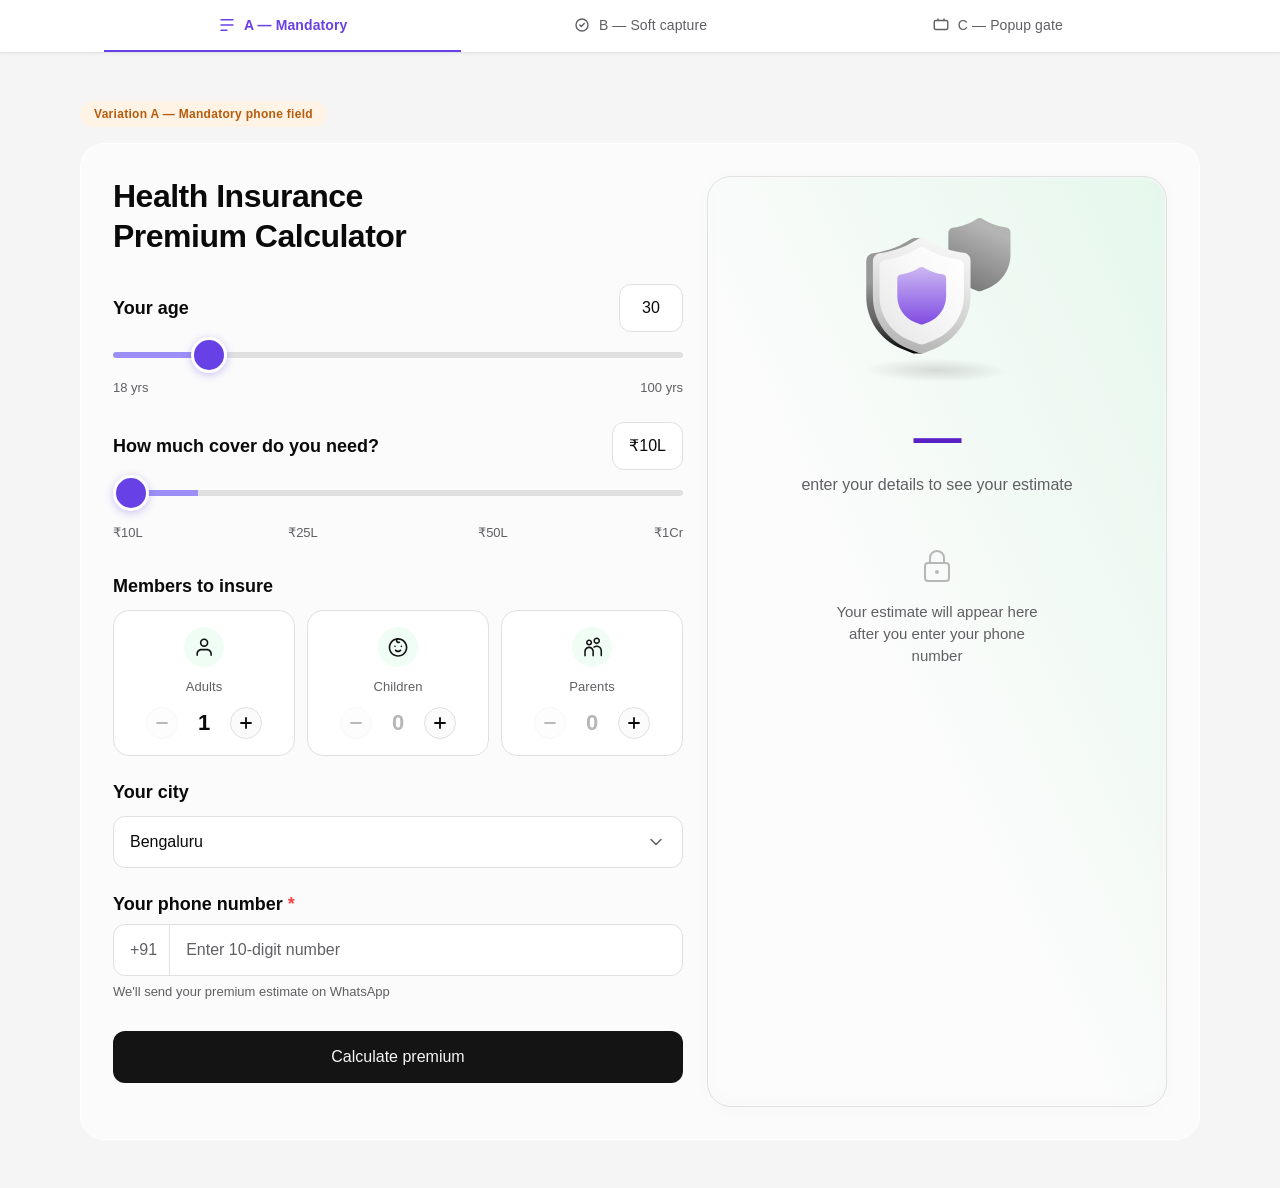
<file: variations.html>
<!DOCTYPE html>
<html lang="en">
<head>
  <meta charset="UTF-8">
  <meta name="viewport" content="width=device-width, initial-scale=1.0">
  <title>Lead Capture Variations | Health Premium Calculator</title>
  <link rel="stylesheet" href="fonts.css">
  <link rel="stylesheet" href="styles.css">
  <link rel="stylesheet" href="variations.css">
</head>
<body>

  <div class="tab-container">

    <!-- Variation switcher -->
    <nav class="tab-nav">
      <div class="tab-nav-inner">
        <button class="tab-btn active" data-tab="v1">
          <svg width="18" height="18" viewBox="0 0 18 18" fill="none"><path d="M3 3.75h12M3 9h12M3 14.25h6" stroke="currentColor" stroke-width="1.4" stroke-linecap="round"/></svg>
          <span>A — Mandatory</span>
        </button>
        <button class="tab-btn" data-tab="v2">
          <svg width="18" height="18" viewBox="0 0 18 18" fill="none"><path d="M15 9a6 6 0 1 1-12 0 6 6 0 0 1 12 0Z" stroke="currentColor" stroke-width="1.4"/><path d="M6.75 9l1.5 1.5 3-3" stroke="currentColor" stroke-width="1.4" stroke-linecap="round" stroke-linejoin="round"/></svg>
          <span>B — Soft capture</span>
        </button>
        <button class="tab-btn" data-tab="v3">
          <svg width="18" height="18" viewBox="0 0 18 18" fill="none"><rect x="2.25" y="4.5" width="13.5" height="9" rx="1.5" stroke="currentColor" stroke-width="1.4"/><path d="M6 4.5V3M12 4.5V3" stroke="currentColor" stroke-width="1.4" stroke-linecap="round"/></svg>
          <span>C — Popup gate</span>
        </button>
      </div>
    </nav>

    <div class="tab-content">

      <!-- =====================================================
           VARIATION A: Phone number mandatory in the form
           ===================================================== -->
      <section class="calculator-section active" id="v1">
        <div class="calculator-wrapper">
          <div class="var-label var-label-a">Variation A — Mandatory phone field</div>
          <div class="calculator-container">
            <div class="input-panel">
              <h1 class="calculator-title">Health Insurance<br>Premium Calculator</h1>

              <div class="slider-group">
                <div class="slider-header">
                  <label class="slider-label">Your age</label>
                  <div class="slider-value-box"><span id="a-ageValue">30</span></div>
                </div>
                <div class="slider-track-wrapper">
                  <input type="range" id="a-ageSlider" min="18" max="100" value="30" class="custom-slider">
                </div>
                <div class="slider-range"><span>18 yrs</span><span>100 yrs</span></div>
              </div>

              <div class="slider-group">
                <div class="slider-header">
                  <label class="slider-label">How much cover do you need?</label>
                  <div class="slider-value-box"><span id="a-coverValue">₹10L</span></div>
                </div>
                <div class="slider-track-wrapper">
                  <input type="range" id="a-coverSlider" min="0" max="3" value="0" step="1" class="custom-slider">
                </div>
                <div class="slider-steps">
                  <span class="slider-step">₹10L</span>
                  <span class="slider-step">₹25L</span>
                  <span class="slider-step">₹50L</span>
                  <span class="slider-step">₹1Cr</span>
                </div>
              </div>

              <div class="option-group">
                <label class="option-label">Members to insure</label>
                <div class="member-stepper-group">
                  <div class="member-stepper">
                    <img class="member-stepper-icon" src="icons/Adult.svg" alt="" width="40" height="40">
                    <span class="member-stepper-label">Adults</span>
                    <div class="member-stepper-controls">
                      <button class="stepper-btn" id="a-adults-dec" aria-label="Decrease adults"><svg width="16" height="16" viewBox="0 0 16 16" fill="none"><path d="M3 8H13" stroke="currentColor" stroke-width="1.8" stroke-linecap="round"/></svg></button>
                      <span class="stepper-value" id="a-adults-val" data-zero="false">1</span>
                      <button class="stepper-btn" id="a-adults-inc" aria-label="Increase adults"><svg width="16" height="16" viewBox="0 0 16 16" fill="none"><path d="M8 3V13M3 8H13" stroke="currentColor" stroke-width="1.8" stroke-linecap="round"/></svg></button>
                    </div>
                  </div>
                  <div class="member-stepper">
                    <img class="member-stepper-icon" src="icons/Child.svg" alt="" width="40" height="40">
                    <span class="member-stepper-label">Children</span>
                    <div class="member-stepper-controls">
                      <button class="stepper-btn" id="a-children-dec" aria-label="Decrease children"><svg width="16" height="16" viewBox="0 0 16 16" fill="none"><path d="M3 8H13" stroke="currentColor" stroke-width="1.8" stroke-linecap="round"/></svg></button>
                      <span class="stepper-value" id="a-children-val" data-zero="true">0</span>
                      <button class="stepper-btn" id="a-children-inc" aria-label="Increase children"><svg width="16" height="16" viewBox="0 0 16 16" fill="none"><path d="M8 3V13M3 8H13" stroke="currentColor" stroke-width="1.8" stroke-linecap="round"/></svg></button>
                    </div>
                  </div>
                  <div class="member-stepper">
                    <img class="member-stepper-icon" src="icons/Parennt.svg" alt="" width="40" height="40">
                    <span class="member-stepper-label">Parents</span>
                    <div class="member-stepper-controls">
                      <button class="stepper-btn" id="a-parents-dec" aria-label="Decrease parents"><svg width="16" height="16" viewBox="0 0 16 16" fill="none"><path d="M3 8H13" stroke="currentColor" stroke-width="1.8" stroke-linecap="round"/></svg></button>
                      <span class="stepper-value" id="a-parents-val" data-zero="true">0</span>
                      <button class="stepper-btn" id="a-parents-inc" aria-label="Increase parents"><svg width="16" height="16" viewBox="0 0 16 16" fill="none"><path d="M8 3V13M3 8H13" stroke="currentColor" stroke-width="1.8" stroke-linecap="round"/></svg></button>
                    </div>
                  </div>
                </div>
              </div>

              <div class="option-group">
                <label class="option-label">Your city</label>
                <div class="searchable-select" id="a-citySelect" data-value="bengaluru">
                  <div class="searchable-select-trigger">
                    <span class="searchable-select-text">Bengaluru</span>
                    <svg class="select-chevron" width="20" height="20" viewBox="0 0 20 20" fill="none"><path d="M5 7.5L10 12.5L15 7.5" stroke="currentColor" stroke-width="1.5" stroke-linecap="round" stroke-linejoin="round"/></svg>
                  </div>
                  <div class="searchable-select-dropdown">
                    <div class="searchable-select-search">
                      <svg width="16" height="16" viewBox="0 0 16 16" fill="none"><circle cx="7" cy="7" r="5.5" stroke="currentColor" stroke-width="1.5"/><path d="M11 11L14 14" stroke="currentColor" stroke-width="1.5" stroke-linecap="round"/></svg>
                      <input type="text" placeholder="Search city..." class="searchable-select-input">
                    </div>
                    <ul class="searchable-select-options">
                      <li data-value="bengaluru">Bengaluru</li>
                      <li data-value="mumbai">Mumbai</li>
                      <li data-value="delhi">Delhi</li>
                      <li data-value="chennai">Chennai</li>
                      <li data-value="hyderabad">Hyderabad</li>
                      <li data-value="kolkata">Kolkata</li>
                      <li data-value="pune">Pune</li>
                      <li data-value="ahmedabad">Ahmedabad</li>
                      <li data-value="jaipur">Jaipur</li>
                      <li data-value="other">Other</li>
                    </ul>
                    <p class="searchable-select-no-results">No cities found</p>
                  </div>
                </div>
              </div>

              <!-- Mandatory phone field -->
              <div class="phone-field-group">
                <label class="slider-label">Your phone number <span class="required-star">*</span></label>
                <div class="phone-input-wrapper" id="a-phoneWrapper">
                  <span class="phone-prefix">+91</span>
                  <input type="tel" id="a-phone" class="phone-input" placeholder="Enter 10-digit number" maxlength="10" inputmode="numeric">
                </div>
                <p class="phone-error" id="a-phoneError">Please enter a valid 10-digit number</p>
                <p class="phone-hint">We'll send your premium estimate on WhatsApp</p>
              </div>

              <button class="cta-button" id="a-cta">Calculate premium</button>
            </div>

            <div class="results-panel">
              <div class="results-content">
                <div class="shield-icon">
                  <img src="Porting.svg" alt="Health insurance premium calculator" width="182" height="182">
                </div>
                <div class="premium-display">
                  <p class="premium-amount" id="a-premiumAmount">—</p>
                  <p class="premium-subtitle" id="a-premiumSubtitle">enter your details to see your estimate</p>
                </div>
                <div class="results-locked" id="a-locked">
                  <svg width="40" height="40" viewBox="0 0 40 40" fill="none"><rect x="8" y="18" width="24" height="18" rx="3" stroke="currentColor" stroke-width="2"/><path d="M13 18v-5a7 7 0 0 1 14 0v5" stroke="currentColor" stroke-width="2" stroke-linecap="round"/><circle cx="20" cy="27" r="2" fill="currentColor"/></svg>
                  <p>Your estimate will appear here after you enter your phone number</p>
                </div>
                <div class="results-revealed" id="a-revealed" style="display:none;">
                  <img class="results-divider" src="divider.svg" alt="">
                  <div class="breakdown-list">
                    <div class="breakdown-item">
                      <img class="breakdown-star" src="star.svg" alt="" width="20" height="20">
                      <span class="breakdown-text">Age factor <strong id="a-ageImpact">+₹0</strong></span>
                    </div>
                    <div class="breakdown-item">
                      <img class="breakdown-star" src="star.svg" alt="" width="20" height="20">
                      <span class="breakdown-text">City adjustment <strong id="a-cityImpact">+₹0</strong></span>
                    </div>
                    <div class="breakdown-item">
                      <img class="breakdown-star" src="star.svg" alt="" width="20" height="20">
                      <span class="breakdown-text">Members covered <strong id="a-familyImpact">+₹0</strong></span>
                    </div>
                  </div>
                </div>
              </div>
            </div>
          </div>
        </div>
      </section>

      <!-- =====================================================
           VARIATION B: Results first + soft WhatsApp capture
           ===================================================== -->
      <section class="calculator-section" id="v2">
        <div class="calculator-wrapper">
          <div class="var-label var-label-b">Variation B — Results first, soft WhatsApp capture</div>
          <div class="calculator-container">
            <div class="input-panel">
              <h1 class="calculator-title">Health Insurance<br>Premium Calculator</h1>

              <div class="slider-group">
                <div class="slider-header">
                  <label class="slider-label">Your age</label>
                  <div class="slider-value-box"><span id="b-ageValue">30</span></div>
                </div>
                <div class="slider-track-wrapper">
                  <input type="range" id="b-ageSlider" min="18" max="100" value="30" class="custom-slider">
                </div>
                <div class="slider-range"><span>18 yrs</span><span>100 yrs</span></div>
              </div>

              <div class="slider-group">
                <div class="slider-header">
                  <label class="slider-label">How much cover do you need?</label>
                  <div class="slider-value-box"><span id="b-coverValue">₹10L</span></div>
                </div>
                <div class="slider-track-wrapper">
                  <input type="range" id="b-coverSlider" min="0" max="3" value="0" step="1" class="custom-slider">
                </div>
                <div class="slider-steps">
                  <span class="slider-step">₹10L</span>
                  <span class="slider-step">₹25L</span>
                  <span class="slider-step">₹50L</span>
                  <span class="slider-step">₹1Cr</span>
                </div>
              </div>

              <div class="option-group">
                <label class="option-label">Members to insure</label>
                <div class="member-stepper-group">
                  <div class="member-stepper">
                    <img class="member-stepper-icon" src="icons/Adult.svg" alt="" width="40" height="40">
                    <span class="member-stepper-label">Adults</span>
                    <div class="member-stepper-controls">
                      <button class="stepper-btn" id="b-adults-dec" aria-label="Decrease adults"><svg width="16" height="16" viewBox="0 0 16 16" fill="none"><path d="M3 8H13" stroke="currentColor" stroke-width="1.8" stroke-linecap="round"/></svg></button>
                      <span class="stepper-value" id="b-adults-val" data-zero="false">1</span>
                      <button class="stepper-btn" id="b-adults-inc" aria-label="Increase adults"><svg width="16" height="16" viewBox="0 0 16 16" fill="none"><path d="M8 3V13M3 8H13" stroke="currentColor" stroke-width="1.8" stroke-linecap="round"/></svg></button>
                    </div>
                  </div>
                  <div class="member-stepper">
                    <img class="member-stepper-icon" src="icons/Child.svg" alt="" width="40" height="40">
                    <span class="member-stepper-label">Children</span>
                    <div class="member-stepper-controls">
                      <button class="stepper-btn" id="b-children-dec" aria-label="Decrease children"><svg width="16" height="16" viewBox="0 0 16 16" fill="none"><path d="M3 8H13" stroke="currentColor" stroke-width="1.8" stroke-linecap="round"/></svg></button>
                      <span class="stepper-value" id="b-children-val" data-zero="true">0</span>
                      <button class="stepper-btn" id="b-children-inc" aria-label="Increase children"><svg width="16" height="16" viewBox="0 0 16 16" fill="none"><path d="M8 3V13M3 8H13" stroke="currentColor" stroke-width="1.8" stroke-linecap="round"/></svg></button>
                    </div>
                  </div>
                  <div class="member-stepper">
                    <img class="member-stepper-icon" src="icons/Parennt.svg" alt="" width="40" height="40">
                    <span class="member-stepper-label">Parents</span>
                    <div class="member-stepper-controls">
                      <button class="stepper-btn" id="b-parents-dec" aria-label="Decrease parents"><svg width="16" height="16" viewBox="0 0 16 16" fill="none"><path d="M3 8H13" stroke="currentColor" stroke-width="1.8" stroke-linecap="round"/></svg></button>
                      <span class="stepper-value" id="b-parents-val" data-zero="true">0</span>
                      <button class="stepper-btn" id="b-parents-inc" aria-label="Increase parents"><svg width="16" height="16" viewBox="0 0 16 16" fill="none"><path d="M8 3V13M3 8H13" stroke="currentColor" stroke-width="1.8" stroke-linecap="round"/></svg></button>
                    </div>
                  </div>
                </div>
              </div>

              <div class="option-group">
                <label class="option-label">Your city</label>
                <div class="searchable-select" id="b-citySelect" data-value="bengaluru">
                  <div class="searchable-select-trigger">
                    <span class="searchable-select-text">Bengaluru</span>
                    <svg class="select-chevron" width="20" height="20" viewBox="0 0 20 20" fill="none"><path d="M5 7.5L10 12.5L15 7.5" stroke="currentColor" stroke-width="1.5" stroke-linecap="round" stroke-linejoin="round"/></svg>
                  </div>
                  <div class="searchable-select-dropdown">
                    <div class="searchable-select-search">
                      <svg width="16" height="16" viewBox="0 0 16 16" fill="none"><circle cx="7" cy="7" r="5.5" stroke="currentColor" stroke-width="1.5"/><path d="M11 11L14 14" stroke="currentColor" stroke-width="1.5" stroke-linecap="round"/></svg>
                      <input type="text" placeholder="Search city..." class="searchable-select-input">
                    </div>
                    <ul class="searchable-select-options">
                      <li data-value="bengaluru">Bengaluru</li>
                      <li data-value="mumbai">Mumbai</li>
                      <li data-value="delhi">Delhi</li>
                      <li data-value="chennai">Chennai</li>
                      <li data-value="hyderabad">Hyderabad</li>
                      <li data-value="kolkata">Kolkata</li>
                      <li data-value="pune">Pune</li>
                      <li data-value="ahmedabad">Ahmedabad</li>
                      <li data-value="jaipur">Jaipur</li>
                      <li data-value="other">Other</li>
                    </ul>
                    <p class="searchable-select-no-results">No cities found</p>
                  </div>
                </div>
              </div>

              <button class="cta-button" id="b-cta">Calculate premium</button>
            </div>

            <div class="results-panel">
              <div class="results-content">
                <div class="shield-icon">
                  <img src="Porting.svg" alt="Health insurance premium calculator" width="182" height="182">
                </div>
                <div class="premium-display">
                  <p class="premium-amount" id="b-premiumAmount">₹ 7,000</p>
                  <p class="premium-subtitle">is your estimated annual premium</p>
                </div>
                <img class="results-divider" src="divider.svg" alt="">
                <div class="breakdown-list">
                  <div class="breakdown-item">
                    <img class="breakdown-star" src="star.svg" alt="" width="20" height="20">
                    <span class="breakdown-text">Age factor <strong id="b-ageImpact">+₹0</strong></span>
                  </div>
                  <div class="breakdown-item">
                    <img class="breakdown-star" src="star.svg" alt="" width="20" height="20">
                    <span class="breakdown-text">City adjustment <strong id="b-cityImpact">+₹0</strong></span>
                  </div>
                  <div class="breakdown-item">
                    <img class="breakdown-star" src="star.svg" alt="" width="20" height="20">
                    <span class="breakdown-text">Members covered <strong id="b-familyImpact">+₹0</strong></span>
                  </div>
                </div>

                <!-- Soft WhatsApp capture -->
                <div class="whatsapp-capture">
                  <p class="whatsapp-capture-label">Get this on WhatsApp</p>
                  <div class="whatsapp-input-row">
                    <div class="phone-input-wrapper" id="b-phoneWrapper">
                      <span class="phone-prefix">+91</span>
                      <input type="tel" id="b-phone" class="phone-input" placeholder="Your number" maxlength="10" inputmode="numeric">
                    </div>
                    <button class="whatsapp-btn" id="b-waBtn">
                      <svg width="18" height="18" viewBox="0 0 24 24" fill="currentColor"><path d="M17.472 14.382c-.297-.149-1.758-.867-2.03-.967-.273-.099-.471-.148-.67.15-.197.297-.767.966-.94 1.164-.173.199-.347.223-.644.075-.297-.15-1.255-.463-2.39-1.475-.883-.788-1.48-1.761-1.653-2.059-.173-.297-.018-.458.13-.606.134-.133.298-.347.446-.52.149-.174.198-.298.298-.497.099-.198.05-.371-.025-.52-.075-.149-.669-1.612-.916-2.207-.242-.579-.487-.5-.669-.51-.173-.008-.371-.01-.57-.01-.198 0-.52.074-.792.372-.272.297-1.04 1.016-1.04 2.479 0 1.462 1.065 2.875 1.213 3.074.149.198 2.096 3.2 5.077 4.487.709.306 1.262.489 1.694.625.712.227 1.36.195 1.871.118.571-.085 1.758-.719 2.006-1.413.248-.694.248-1.289.173-1.413-.074-.124-.272-.198-.57-.347m-5.421 7.403h-.004a9.87 9.87 0 0 1-5.031-1.378l-.361-.214-3.741.982.998-3.648-.235-.374a9.86 9.86 0 0 1-1.51-5.26c.001-5.45 4.436-9.884 9.888-9.884 2.64 0 5.122 1.03 6.988 2.898a9.825 9.825 0 0 1 2.893 6.994c-.003 5.45-4.437 9.884-9.885 9.884m8.413-18.297A11.815 11.815 0 0 0 12.05 0C5.495 0 .16 5.335.157 11.892c0 2.096.547 4.142 1.588 5.945L.057 24l6.305-1.654a11.882 11.882 0 0 0 5.683 1.448h.005c6.554 0 11.89-5.335 11.893-11.893a11.821 11.821 0 0 0-3.48-8.413Z"/></svg>
                      Send
                    </button>
                  </div>
                  <p class="whatsapp-success" id="b-waSuccess" style="display:none;">
                    <svg width="16" height="16" viewBox="0 0 16 16" fill="none"><path d="M3 8.5L6 11.5L13 4.5" stroke="#16A34A" stroke-width="1.8" stroke-linecap="round" stroke-linejoin="round"/></svg>
                    Sent! Check your WhatsApp.
                  </p>
                </div>

              </div>
            </div>
          </div>
        </div>
      </section>

      <!-- =====================================================
           VARIATION C: Popup gate before showing result
           ===================================================== -->
      <section class="calculator-section" id="v3">
        <div class="calculator-wrapper">
          <div class="var-label var-label-c">Variation C — Popup gate before result</div>
          <div class="calculator-container">
            <div class="input-panel">
              <h1 class="calculator-title">Health Insurance<br>Premium Calculator</h1>

              <div class="slider-group">
                <div class="slider-header">
                  <label class="slider-label">Your age</label>
                  <div class="slider-value-box"><span id="c-ageValue">30</span></div>
                </div>
                <div class="slider-track-wrapper">
                  <input type="range" id="c-ageSlider" min="18" max="100" value="30" class="custom-slider">
                </div>
                <div class="slider-range"><span>18 yrs</span><span>100 yrs</span></div>
              </div>

              <div class="slider-group">
                <div class="slider-header">
                  <label class="slider-label">How much cover do you need?</label>
                  <div class="slider-value-box"><span id="c-coverValue">₹10L</span></div>
                </div>
                <div class="slider-track-wrapper">
                  <input type="range" id="c-coverSlider" min="0" max="3" value="0" step="1" class="custom-slider">
                </div>
                <div class="slider-steps">
                  <span class="slider-step">₹10L</span>
                  <span class="slider-step">₹25L</span>
                  <span class="slider-step">₹50L</span>
                  <span class="slider-step">₹1Cr</span>
                </div>
              </div>

              <div class="option-group">
                <label class="option-label">Members to insure</label>
                <div class="member-stepper-group">
                  <div class="member-stepper">
                    <img class="member-stepper-icon" src="icons/Adult.svg" alt="" width="40" height="40">
                    <span class="member-stepper-label">Adults</span>
                    <div class="member-stepper-controls">
                      <button class="stepper-btn" id="c-adults-dec" aria-label="Decrease adults"><svg width="16" height="16" viewBox="0 0 16 16" fill="none"><path d="M3 8H13" stroke="currentColor" stroke-width="1.8" stroke-linecap="round"/></svg></button>
                      <span class="stepper-value" id="c-adults-val" data-zero="false">1</span>
                      <button class="stepper-btn" id="c-adults-inc" aria-label="Increase adults"><svg width="16" height="16" viewBox="0 0 16 16" fill="none"><path d="M8 3V13M3 8H13" stroke="currentColor" stroke-width="1.8" stroke-linecap="round"/></svg></button>
                    </div>
                  </div>
                  <div class="member-stepper">
                    <img class="member-stepper-icon" src="icons/Child.svg" alt="" width="40" height="40">
                    <span class="member-stepper-label">Children</span>
                    <div class="member-stepper-controls">
                      <button class="stepper-btn" id="c-children-dec" aria-label="Decrease children"><svg width="16" height="16" viewBox="0 0 16 16" fill="none"><path d="M3 8H13" stroke="currentColor" stroke-width="1.8" stroke-linecap="round"/></svg></button>
                      <span class="stepper-value" id="c-children-val" data-zero="true">0</span>
                      <button class="stepper-btn" id="c-children-inc" aria-label="Increase children"><svg width="16" height="16" viewBox="0 0 16 16" fill="none"><path d="M8 3V13M3 8H13" stroke="currentColor" stroke-width="1.8" stroke-linecap="round"/></svg></button>
                    </div>
                  </div>
                  <div class="member-stepper">
                    <img class="member-stepper-icon" src="icons/Parennt.svg" alt="" width="40" height="40">
                    <span class="member-stepper-label">Parents</span>
                    <div class="member-stepper-controls">
                      <button class="stepper-btn" id="c-parents-dec" aria-label="Decrease parents"><svg width="16" height="16" viewBox="0 0 16 16" fill="none"><path d="M3 8H13" stroke="currentColor" stroke-width="1.8" stroke-linecap="round"/></svg></button>
                      <span class="stepper-value" id="c-parents-val" data-zero="true">0</span>
                      <button class="stepper-btn" id="c-parents-inc" aria-label="Increase parents"><svg width="16" height="16" viewBox="0 0 16 16" fill="none"><path d="M8 3V13M3 8H13" stroke="currentColor" stroke-width="1.8" stroke-linecap="round"/></svg></button>
                    </div>
                  </div>
                </div>
              </div>

              <div class="option-group">
                <label class="option-label">Your city</label>
                <div class="searchable-select" id="c-citySelect" data-value="bengaluru">
                  <div class="searchable-select-trigger">
                    <span class="searchable-select-text">Bengaluru</span>
                    <svg class="select-chevron" width="20" height="20" viewBox="0 0 20 20" fill="none"><path d="M5 7.5L10 12.5L15 7.5" stroke="currentColor" stroke-width="1.5" stroke-linecap="round" stroke-linejoin="round"/></svg>
                  </div>
                  <div class="searchable-select-dropdown">
                    <div class="searchable-select-search">
                      <svg width="16" height="16" viewBox="0 0 16 16" fill="none"><circle cx="7" cy="7" r="5.5" stroke="currentColor" stroke-width="1.5"/><path d="M11 11L14 14" stroke="currentColor" stroke-width="1.5" stroke-linecap="round"/></svg>
                      <input type="text" placeholder="Search city..." class="searchable-select-input">
                    </div>
                    <ul class="searchable-select-options">
                      <li data-value="bengaluru">Bengaluru</li>
                      <li data-value="mumbai">Mumbai</li>
                      <li data-value="delhi">Delhi</li>
                      <li data-value="chennai">Chennai</li>
                      <li data-value="hyderabad">Hyderabad</li>
                      <li data-value="kolkata">Kolkata</li>
                      <li data-value="pune">Pune</li>
                      <li data-value="ahmedabad">Ahmedabad</li>
                      <li data-value="jaipur">Jaipur</li>
                      <li data-value="other">Other</li>
                    </ul>
                    <p class="searchable-select-no-results">No cities found</p>
                  </div>
                </div>
              </div>

              <button class="cta-button" id="c-cta">See my premium</button>
            </div>

            <div class="results-panel">
              <div class="results-content">
                <div class="shield-icon">
                  <img src="Porting.svg" alt="Health insurance premium calculator" width="182" height="182">
                </div>
                <div class="premium-display">
                  <p class="premium-amount" id="c-premiumAmount">—</p>
                  <p class="premium-subtitle">your result will appear here</p>
                </div>
                <div class="results-locked" id="c-locked">
                  <svg width="40" height="40" viewBox="0 0 40 40" fill="none"><rect x="8" y="18" width="24" height="18" rx="3" stroke="currentColor" stroke-width="2"/><path d="M13 18v-5a7 7 0 0 1 14 0v5" stroke="currentColor" stroke-width="2" stroke-linecap="round"/><circle cx="20" cy="27" r="2" fill="currentColor"/></svg>
                  <p>Click "See my premium" to calculate</p>
                </div>
                <div class="results-revealed" id="c-revealed" style="display:none;">
                  <img class="results-divider" src="divider.svg" alt="">
                  <div class="breakdown-list">
                    <div class="breakdown-item">
                      <img class="breakdown-star" src="star.svg" alt="" width="20" height="20">
                      <span class="breakdown-text">Age factor <strong id="c-ageImpact">+₹0</strong></span>
                    </div>
                    <div class="breakdown-item">
                      <img class="breakdown-star" src="star.svg" alt="" width="20" height="20">
                      <span class="breakdown-text">City adjustment <strong id="c-cityImpact">+₹0</strong></span>
                    </div>
                    <div class="breakdown-item">
                      <img class="breakdown-star" src="star.svg" alt="" width="20" height="20">
                      <span class="breakdown-text">Members covered <strong id="c-familyImpact">+₹0</strong></span>
                    </div>
                  </div>
                </div>
              </div>
            </div>
          </div>
        </div>
      </section>

    </div>
  </div>

  <!-- =====================================================
       POPUP MODAL (Variation C)
       ===================================================== -->
  <div class="modal-overlay" id="c-modal" style="display:none;">
    <div class="modal">
      <button class="modal-close" id="c-modalClose" aria-label="Close">
        <svg width="20" height="20" viewBox="0 0 20 20" fill="none"><path d="M5 5L15 15M15 5L5 15" stroke="currentColor" stroke-width="1.8" stroke-linecap="round"/></svg>
      </button>
      <div class="modal-icon">
        <img src="Porting.svg" alt="" width="80" height="80">
      </div>
      <h2 class="modal-title">Your premium is ready!</h2>
      <p class="modal-subtitle">Enter your number to unlock your estimate and get personalised plans on WhatsApp.</p>
      <div class="phone-input-wrapper" id="c-phoneWrapper">
        <span class="phone-prefix">+91</span>
        <input type="tel" id="c-phone" class="phone-input" placeholder="10-digit number" maxlength="10" inputmode="numeric">
      </div>
      <p class="phone-error" id="c-phoneError">Please enter a valid 10-digit number</p>
      <button class="cta-button" id="c-modalSubmit">Show my premium</button>
      <p class="modal-skip" id="c-skip">Skip, just show the result</p>
    </div>
  </div>

  <script src="variations.js"></script>
</body>
</html>
</file>
<file: fonts.css>
/*
  Euclid Circular B — Font Face Declarations
  
  If you have the .woff2 / .woff / .ttf files, place them in a "fonts/" folder
  and uncomment the @font-face blocks below.
  
  Otherwise, the font will load from the system if installed locally.
*/

/*
@font-face {
  font-family: 'Euclid Circular B';
  src: url('fonts/EuclidCircularB-Regular.woff2') format('woff2'),
       url('fonts/EuclidCircularB-Regular.woff') format('woff');
  font-weight: 400;
  font-style: normal;
  font-display: swap;
}

@font-face {
  font-family: 'Euclid Circular B';
  src: url('fonts/EuclidCircularB-Medium.woff2') format('woff2'),
       url('fonts/EuclidCircularB-Medium.woff') format('woff');
  font-weight: 500;
  font-style: normal;
  font-display: swap;
}

@font-face {
  font-family: 'Euclid Circular B';
  src: url('fonts/EuclidCircularB-Semibold.woff2') format('woff2'),
       url('fonts/EuclidCircularB-Semibold.woff') format('woff');
  font-weight: 600;
  font-style: normal;
  font-display: swap;
}

@font-face {
  font-family: 'Euclid Circular B';
  src: url('fonts/EuclidCircularB-Bold.woff2') format('woff2'),
       url('fonts/EuclidCircularB-Bold.woff') format('woff');
  font-weight: 700;
  font-style: normal;
  font-display: swap;
}
*/
</file>
<file: styles.css>
/* ==========================================
   ACKO Design Tokens — Primitives
   ========================================== */

:root {
  /* Grey */
  --grey-white: #FFFFFF;
  --grey-50: #FBFBFB;
  --grey-100: #F5F5F5;
  --grey-150: #EBEBEB;
  --grey-200: #E0E0E1;
  --grey-250: #CCCCCD;
  --grey-300: #B7B7B8;
  --grey-350: #8F8E92;
  --grey-400: #7A7B7D;
  --grey-450: #605F63;
  --grey-500: #474649;
  --grey-550: #333333;
  --grey-600: #242324;
  --grey-700: #141414;
  --grey-800: #0A0A0A;
  --grey-black: #000000;

  /* Purple — ACKO brand primary */
  --purple-50: #F5F3FF;
  --purple-100: #EAEAFD;
  --purple-200: #D9D8FC;
  --purple-300: #BDB8FA;
  --purple-400: #9B8FF6;
  --purple-500: #7A62F0;
  --purple-600: #6841E6;
  --purple-700: #582FD2;
  --purple-800: #4E29BB;
  --purple-900: #3E2290;

  /* Green */
  --green-50: #F0FDF4;
  --green-400: #4ADE80;
  --green-500: #22C55E;
  --green-600: #16A34A;

  /* Semantic tokens */
  --color-bg-page:        var(--grey-100);
  --color-bg-surface:     var(--grey-white);
  --color-bg-elevated:    var(--grey-50);
  --color-bg-overlay:     var(--grey-white);
  --color-brand-primary:  var(--purple-600);
  --color-brand-light:    var(--purple-50);
  --color-brand-mid:      var(--purple-400);
  --color-border-default: var(--grey-200);
  --color-border-strong:  var(--grey-250);
  --color-text-primary:   var(--grey-800);
  --color-text-secondary: var(--grey-450);
  --color-text-on-dark:   rgba(255, 255, 255, 0.96);
  --color-text-brand:     var(--purple-600);

  /* Spacing scale (ACKO base) */
  --scale-4:  4px;
  --scale-6:  6px;
  --scale-8:  8px;
  --scale-10: 10px;
  --scale-12: 12px;
  --scale-16: 16px;
  --scale-20: 20px;
  --scale-24: 24px;
  --scale-28: 28px;
  --scale-32: 32px;
  --scale-40: 40px;
  --scale-48: 48px;
  --scale-64: 64px;

  /* Typography */
  --font-family: 'Euclid Circular B', -apple-system, BlinkMacSystemFont, sans-serif;

  /* Border radius */
  --radius-sm: 8px;
  --radius-md: 12px;
  --radius-lg: 16px;
  --radius-xl: 20px;
  --radius-2xl: 24px;
  --radius-pill: 36px;
}

/* ==========================================
   Reset & Base
   ========================================== */

*,
*::before,
*::after {
  margin: 0;
  padding: 0;
  box-sizing: border-box;
}

html {
  scroll-behavior: smooth;
}

body {
  font-family: var(--font-family);
  background: var(--color-bg-page);
  color: var(--color-text-primary);
  -webkit-font-smoothing: antialiased;
  -moz-osx-font-smoothing: grayscale;
}

/* ==========================================
   Tab Navigation
   ========================================== */

.tab-container {
  min-height: 100vh;
  display: flex;
  flex-direction: column;
}

.tab-nav {
  position: sticky;
  top: 0;
  z-index: 200;
  background: var(--color-bg-overlay);
  border-bottom: 1px solid var(--color-border-default);
  box-shadow: 0 1px 4px rgba(0, 0, 0, 0.04);
}

.tab-nav-inner {
  display: flex;
  max-width: 1120px;
  margin: 0 auto;
  padding: 0 var(--scale-24);
}

.tab-btn {
  flex: 1;
  display: flex;
  align-items: center;
  justify-content: center;
  gap: var(--scale-8);
  padding: var(--scale-16) var(--scale-12);
  background: none;
  border: none;
  border-bottom: 2px solid transparent;
  font-family: var(--font-family);
  font-size: 14px;
  font-weight: 500;
  letter-spacing: 0.1px;
  color: var(--color-text-secondary);
  cursor: pointer;
  transition: color 0.2s ease, border-color 0.2s ease;
  white-space: nowrap;
  -webkit-tap-highlight-color: transparent;
}

.tab-btn:hover {
  color: var(--color-text-primary);
}

.tab-btn.active {
  color: var(--color-brand-primary);
  font-weight: 600;
  border-bottom-color: var(--color-brand-primary);
}

.tab-btn svg {
  flex-shrink: 0;
}

.tab-content {
  flex: 1;
}

/* ==========================================
   Section Layout
   ========================================== */

.calculator-section {
  display: none;
  align-items: flex-start;
  justify-content: center;
  min-height: calc(100vh - 55px);
  padding: var(--scale-48) var(--scale-24);
}

.calculator-section.active {
  display: flex;
}

/* ==========================================
   Main Container
   ========================================== */

.calculator-wrapper {
  width: 100%;
  max-width: 1120px;
}

.calculator-container {
  display: grid;
  grid-template-columns: 1fr 460px;
  grid-template-rows: auto auto;
  gap: var(--scale-24);
  align-items: stretch;
  padding: var(--scale-32);
  background: var(--color-bg-elevated);
  border: 1px solid var(--grey-white);
  border-radius: var(--radius-2xl);
}

.calculator-container .input-panel {
  grid-column: 1;
  grid-row: 1;
}

.calculator-container .results-panel {
  grid-column: 2;
  grid-row: 1 / 3;
}

.calculator-container .cta-button {
  grid-column: 1;
  grid-row: 2;
  align-self: end;
}

/* ==========================================
   Left Panel — Inputs
   ========================================== */

.input-panel {
  display: flex;
  flex-direction: column;
  gap: var(--scale-24);
  min-width: 0;
}

/* heading-xl: 32px/40px Semibold */
.calculator-title {
  font-size: 32px;
  font-weight: 600;
  line-height: 40px;
  letter-spacing: -0.5px;
  color: var(--color-text-primary);
  text-wrap: balance;
  margin-bottom: var(--scale-4);
}

/* ==========================================
   Slider Groups
   ========================================== */

.slider-group {
  display: flex;
  flex-direction: column;
}

.slider-header {
  display: flex;
  align-items: center;
  justify-content: space-between;
  gap: var(--scale-16);
  min-height: 48px;
  margin-bottom: var(--scale-4);
}

/* heading-sm: 18px/24px Semibold */
.slider-label {
  font-size: 18px;
  font-weight: 600;
  line-height: 24px;
  color: var(--color-text-primary);
}

.slider-value-box {
  display: flex;
  align-items: center;
  justify-content: center;
  padding: var(--scale-10) var(--scale-16);
  height: 48px;
  min-width: 64px;
  background: var(--color-bg-overlay);
  border: 1px solid var(--color-border-default);
  border-radius: var(--radius-md);
  font-size: 16px;
  font-weight: 500;
  line-height: 24px;
  color: var(--color-text-primary);
  white-space: nowrap;
}

/* ==========================================
   Custom Range Slider
   ========================================== */

.slider-track-wrapper {
  padding: var(--scale-16) 0 var(--scale-20);
  display: flex;
  align-items: center;
}

.custom-slider {
  -webkit-appearance: none;
  appearance: none;
  width: 100%;
  height: 6px;
  border-radius: var(--radius-pill);
  outline: none;
  cursor: pointer;
  background: linear-gradient(
    to right,
    var(--color-brand-mid) 0%,
    var(--color-brand-mid) var(--slider-progress, 15%),
    var(--color-border-default) var(--slider-progress, 15%),
    var(--color-border-default) 100%
  );
}

.custom-slider::-webkit-slider-thumb {
  -webkit-appearance: none;
  appearance: none;
  width: 36px;
  height: 36px;
  border-radius: 50%;
  background: var(--color-brand-primary);
  cursor: pointer;
  border: 3px solid var(--grey-white);
  box-shadow: 0 2px 8px rgba(104, 65, 230, 0.3);
  transition: box-shadow 0.2s ease;
}

.custom-slider::-webkit-slider-thumb:hover {
  box-shadow: 0 2px 14px rgba(104, 65, 230, 0.45);
}

.custom-slider::-webkit-slider-thumb:active {
  box-shadow: 0 2px 18px rgba(104, 65, 230, 0.6);
}

.custom-slider::-moz-range-thumb {
  width: 36px;
  height: 36px;
  border-radius: 50%;
  background: var(--color-brand-primary);
  cursor: pointer;
  border: 3px solid var(--grey-white);
  box-shadow: 0 2px 8px rgba(104, 65, 230, 0.3);
}

.custom-slider::-moz-range-track {
  height: 6px;
  border-radius: var(--radius-pill);
  background: var(--color-border-default);
}

.custom-slider::-moz-range-progress {
  height: 6px;
  border-radius: var(--radius-pill);
  background: var(--color-brand-mid);
}

/* label-lg: 14px/20px Medium */
.slider-range {
  display: flex;
  justify-content: space-between;
  font-size: 13px;
  font-weight: 400;
  line-height: 20px;
  color: var(--color-text-secondary);
}

.slider-steps {
  display: flex;
}

.slider-step {
  flex: 1;
  font-family: var(--font-family);
  font-size: 13px;
  font-weight: 400;
  line-height: 20px;
  color: var(--color-text-secondary);
  text-align: center;
  padding-top: 7px;
  padding-bottom: 7px;
}

.slider-step:first-child {
  text-align: left;
  flex: 0.5;
}

.slider-step:last-child {
  text-align: right;
  flex: 0.5;
}

/* ==========================================
   Member Stepper
   ========================================== */

.member-stepper-group {
  display: grid;
  grid-template-columns: 1fr 1fr 1fr;
  gap: var(--scale-12);
}

.member-stepper {
  display: flex;
  flex-direction: column;
  align-items: center;
  gap: var(--scale-12);
  padding: var(--scale-16) var(--scale-12);
  background: var(--color-bg-overlay);
  border: 1.5px solid var(--color-border-default);
  border-radius: var(--radius-lg);
  transition: border-color 0.2s ease, box-shadow 0.2s ease;
}

.member-stepper:not(:first-child):has(.stepper-value:not([data-zero="true"])) {
  border-color: var(--color-brand-mid);
  box-shadow: 0 0 0 3px var(--purple-100);
}

.member-stepper-divider {
  display: none;
}

.member-stepper-icon {
  width: 40px;
  height: 40px;
  flex-shrink: 0;
}

.member-stepper-label {
  font-family: var(--font-family);
  font-size: 13px;
  font-weight: 500;
  line-height: 16px;
  letter-spacing: 0.1px;
  color: var(--color-text-secondary);
  white-space: nowrap;
}

.member-stepper-controls {
  display: flex;
  align-items: center;
  gap: var(--scale-12);
}

.stepper-btn {
  display: flex;
  align-items: center;
  justify-content: center;
  width: 32px;
  height: 32px;
  border-radius: 50%;
  border: 1.5px solid var(--color-border-default);
  background: var(--color-bg-elevated);
  color: var(--color-text-primary);
  cursor: pointer;
  transition: border-color 0.2s ease, background 0.2s ease, color 0.2s ease, transform 0.1s ease;
  -webkit-tap-highlight-color: transparent;
  flex-shrink: 0;
}

.stepper-btn:hover {
  border-color: var(--color-brand-mid);
  color: var(--color-brand-primary);
  background: var(--purple-50);
}

.stepper-btn:active {
  background: var(--purple-100);
  border-color: var(--color-brand-primary);
  transform: scale(0.92);
}

.stepper-btn:disabled {
  opacity: 0.28;
  cursor: not-allowed;
  pointer-events: none;
}

.stepper-value {
  font-family: var(--font-family);
  font-size: 22px;
  font-weight: 700;
  color: var(--color-text-primary);
  min-width: 28px;
  text-align: center;
  line-height: 1;
  transition: color 0.2s ease;
}

.stepper-value[data-zero="true"] {
  color: var(--grey-300);
}

/* ==========================================
   Option Groups
   ========================================== */

.option-group {
  display: flex;
  flex-direction: column;
  gap: var(--scale-12);
}

/* heading-sm: 18px/24px Semibold */
.option-label {
  font-size: 18px;
  font-weight: 600;
  line-height: 24px;
  color: var(--color-text-primary);
}

.toggle-buttons {
  display: flex;
  gap: var(--scale-16);
}

.toggle-btn {
  flex: 1;
  height: 48px;
  display: flex;
  align-items: center;
  justify-content: center;
  background: var(--color-bg-overlay);
  border: 1px solid var(--color-border-default);
  border-radius: var(--radius-md);
  font-family: var(--font-family);
  font-size: 14px;
  font-weight: 400;
  line-height: 20px;
  color: var(--color-text-primary);
  cursor: pointer;
  transition: all 0.2s ease;
}

.toggle-btn:hover {
  border-color: var(--color-brand-mid);
  background: var(--purple-50);
}

.toggle-btn.active {
  border-color: var(--color-brand-mid);
  background: var(--purple-50);
  color: var(--color-brand-primary);
  font-weight: 500;
  box-shadow: 0 0 0 1px var(--color-brand-mid);
}



/* Frequency toggle — wraps to 2×2 on narrow screens */
.toggle-buttons.frequency-grid {
  flex-wrap: wrap;
}

.toggle-buttons.frequency-grid .toggle-btn {
  min-width: calc(50% - 8px);
}

/* Multi-select pill row */
.multi-select-grid {
  display: flex;
  flex-direction: row;
  gap: var(--scale-8);
  flex-wrap: wrap;
}

.multi-btn {
  flex: 1 0 0;
  height: auto;
  padding: var(--scale-10) var(--scale-16);
  font-size: 16px;
  font-weight: 400;
  line-height: 24px;
  border-radius: var(--radius-pill);
  border: 1px solid rgba(10, 10, 10, 0.1);
  background: var(--grey-white);
  color: var(--color-text-primary);
  box-shadow: none;
}

.multi-btn:hover {
  border-color: rgba(10, 10, 10, 0.2);
  background: var(--grey-50);
}

.multi-btn.active {
  border-color: var(--color-brand-mid);
  background: var(--purple-50);
  color: var(--color-brand-primary);
  font-weight: 500;
  box-shadow: 0 0 0 1px var(--color-brand-mid);
}

/* ==========================================
   Searchable Select / Dropdown
   ========================================== */

.searchable-select {
  position: relative;
  width: 100%;
  z-index: 10;
}

.searchable-select.open {
  z-index: 50;
}

.searchable-select-trigger {
  display: flex;
  align-items: center;
  gap: var(--scale-12);
  width: 100%;
  height: 52px;
  padding: 0 var(--scale-16);
  background: var(--color-bg-overlay);
  border: 1px solid var(--color-border-default);
  border-radius: var(--radius-md);
  cursor: pointer;
  transition: border-color 0.2s ease, box-shadow 0.2s ease;
  -webkit-tap-highlight-color: transparent;
}

.searchable-select-trigger:hover {
  border-color: var(--color-brand-mid);
}

.searchable-select.open .searchable-select-trigger {
  border-color: var(--color-brand-mid);
  box-shadow: 0 0 0 1px var(--color-brand-mid);
  border-bottom-left-radius: 0;
  border-bottom-right-radius: 0;
}

/* body-md: 16px/24px Medium */
.searchable-select-text {
  flex: 1;
  min-width: 0;
  font-family: var(--font-family);
  font-size: 16px;
  font-weight: 500;
  line-height: 52px;
  color: var(--color-text-primary);
  overflow: hidden;
  text-overflow: ellipsis;
  white-space: nowrap;
}

.searchable-select-trigger .select-chevron {
  flex-shrink: 0;
  display: block;
  width: 20px;
  height: 20px;
  color: var(--color-text-secondary);
  transition: transform 0.25s ease, color 0.2s ease;
}

.searchable-select.open .searchable-select-trigger .select-chevron {
  transform: rotate(180deg);
  color: var(--color-brand-primary);
}

.searchable-select-dropdown {
  display: none;
  position: absolute;
  top: 100%;
  left: -1px;
  right: -1px;
  background: var(--color-bg-overlay);
  border: 1px solid var(--color-brand-mid);
  border-top: 1px solid var(--color-border-default);
  border-bottom-left-radius: var(--radius-md);
  border-bottom-right-radius: var(--radius-md);
  box-shadow: 0 12px 32px rgba(0, 0, 0, 0.08), 0 2px 6px rgba(0, 0, 0, 0.04);
  z-index: 100;
  overflow: hidden;
}

.searchable-select.open .searchable-select-dropdown {
  display: block;
  animation: dropdownSlideIn 0.2s ease;
}

@keyframes dropdownSlideIn {
  from { opacity: 0; transform: translateY(-2px); }
  to   { opacity: 1; transform: translateY(0); }
}

.searchable-select-search {
  display: flex;
  align-items: center;
  gap: var(--scale-10);
  padding: var(--scale-12) var(--scale-16);
  border-bottom: 1px solid var(--color-border-default);
  background: var(--color-bg-elevated);
  color: var(--color-text-secondary);
}

.searchable-select-search svg {
  flex-shrink: 0;
  opacity: 0.5;
}

.searchable-select-input {
  flex: 1;
  border: none;
  outline: none;
  background: transparent;
  font-family: var(--font-family);
  font-size: 14px;
  font-weight: 500;
  line-height: 20px;
  color: var(--color-text-primary);
}

.searchable-select-input::placeholder {
  color: var(--color-text-secondary);
  font-weight: 400;
}

.searchable-select-options {
  list-style: none;
  margin: 0;
  padding: 4px 0;
  max-height: 220px;
  overflow-y: auto;
}

/* body-sm: 14px/20px Regular → bump to body-md for options */
.searchable-select-options li {
  display: flex;
  align-items: center;
  padding: var(--scale-12) var(--scale-16);
  font-family: var(--font-family);
  font-size: 15px;
  font-weight: 400;
  color: var(--color-text-primary);
  cursor: pointer;
  transition: background-color 0.12s ease, color 0.12s ease;
  position: relative;
  -webkit-tap-highlight-color: transparent;
}

.searchable-select-options li:hover {
  background-color: var(--purple-50);
}

.searchable-select-options li.selected {
  color: var(--color-brand-primary);
  font-weight: 600;
  background-color: var(--purple-100);
}

.searchable-select-options li.selected::after {
  content: '';
  position: absolute;
  right: var(--scale-16);
  width: 16px;
  height: 16px;
  background-image: url("data:image/svg+xml,%3Csvg xmlns='http://www.w3.org/2000/svg' width='16' height='16' viewBox='0 0 16 16' fill='none'%3E%3Cpath d='M3.5 8.5L6.5 11.5L12.5 5' stroke='%236841E6' stroke-width='1.8' stroke-linecap='round' stroke-linejoin='round'/%3E%3C/svg%3E");
  background-repeat: no-repeat;
  background-position: center;
}

.searchable-select-options li.hidden {
  display: none;
}

.searchable-select-no-results {
  padding: var(--scale-20) var(--scale-16);
  text-align: center;
  font-family: var(--font-family);
  font-size: 14px;
  color: var(--color-text-secondary);
  display: none;
}

.searchable-select-options::-webkit-scrollbar { width: 5px; }
.searchable-select-options::-webkit-scrollbar-track { background: transparent; margin: 4px 0; }
.searchable-select-options::-webkit-scrollbar-thumb { background: var(--color-border-default); border-radius: 10px; }

/* ==========================================
   CTA Button
   ========================================== */

.cta-button {
  width: 100%;
  height: 52px;
  display: flex;
  align-items: center;
  justify-content: center;
  background: var(--grey-700);
  border: none;
  border-radius: var(--radius-md);
  font-family: var(--font-family);
  font-size: 16px;
  font-weight: 500;
  line-height: 24px;
  letter-spacing: 0;
  color: var(--color-text-on-dark);
  cursor: pointer;
  margin-top: var(--scale-8);
  transition: all 0.2s ease;
}

.cta-button:hover {
  background: var(--grey-600);
  transform: translateY(-1px);
  box-shadow: 0 4px 12px rgba(0, 0, 0, 0.15);
}

.cta-button:active {
  transform: translateY(0);
  box-shadow: none;
}

/* ==========================================
   Right Panel — Results
   ========================================== */

.results-panel {
  display: flex;
  flex-direction: column;
  align-items: stretch;
  padding: var(--scale-32);
  border: 1px solid var(--color-border-default);
  border-radius: var(--radius-2xl);
  background: linear-gradient(244deg, rgba(74, 222, 128, 0.12) 0%, rgba(255, 255, 255, 0.16) 58%);
  box-shadow:
    0px 2px 20px 0px rgba(0, 0, 0, 0.02),
    inset 0px 0px 4px 0px rgba(255, 255, 255, 0.88),
    inset 0px -4px 16px 0px rgba(0, 0, 0, 0.02);
  min-width: 0;
}

.results-content {
  display: flex;
  flex-direction: column;
  align-items: center;
  width: 100%;
  flex: 1;
}

.shield-icon {
  display: flex;
  align-items: center;
  justify-content: center;
  margin-bottom: var(--scale-20);
}

.shield-icon img {
  width: 182px;
  height: 182px;
  object-fit: contain;
}

.shield-icon-large img {
  width: 200px;
  height: 200px;
}

.premium-display {
  display: flex;
  flex-direction: column;
  align-items: center;
  gap: var(--scale-8);
  margin-bottom: var(--scale-24);
}

.premium-display[hidden],
.plans-block[hidden],
.shield-icon[hidden],
.calc-empty-state[hidden] {
  display: none !important;
}

/* display-md: 48px/56px Bold */
.premium-amount {
  font-size: 48px;
  font-weight: 700;
  line-height: 54px;
  letter-spacing: -1px;
  color: #5920c5;
  font-variant-numeric: tabular-nums;
}

/* body-lg: 18px/28px Regular */
.premium-subtitle {
  font-size: 16px;
  font-weight: 400;
  line-height: 24px;
  color: var(--color-text-secondary);
  text-align: center;
}


/* Per-day nudge — soft purple gradient pill matching Figma */
.premium-perday {
  display: inline-flex;
  align-items: center;
  padding: 4px 16px 4px 8px;
  background: linear-gradient(100deg, #ebd2ff 0%, rgba(235, 210, 255, 0) 90%);
  border-radius: var(--radius-pill);
  font-family: var(--font-family);
  font-size: 14px;
  font-weight: 500;
  color: #5920c5;
  line-height: 18px;
}

/* Plans CTA Block — matches Figma node 3127:1357 exactly */
.plans-block {
  display: flex;
  flex-direction: column;
  align-items: flex-start;
  margin-top: auto;
  border: 1.5px solid #5920c5;
  border-radius: 16px;
  overflow: hidden;
  width: 100%;
}

/* Top section: icon + starting price */
.plans-block-top {
  display: flex;
  align-items: center;
  gap: var(--scale-12);
  padding: var(--scale-16);
  background: #f8f7fc;
  width: 100%;
}

.plans-block-icon-img {
  width: 66px;
  height: 66px;
  flex-shrink: 0;
  object-fit: contain;
}

.plans-block-text {
  font-family: var(--font-family);
  font-size: 24px;
  font-weight: 600;
  line-height: 30px;
  color: rgba(0, 0, 0, 0.88);
  margin: 0;
}

/* Trust row: hospital icon | divider | blood-test icon */
.plans-trust {
  display: flex;
  align-items: center;
  padding: var(--scale-12) var(--scale-16);
  background: #f8f7fc;
  width: 100%;
  gap: 0;
}

.plans-trust-item {
  display: flex;
  align-items: flex-start;
  gap: var(--scale-8);
  flex: 1;
  font-family: var(--font-family);
  font-size: 14px;
  font-weight: 400;
  color: #121212;
  line-height: 18px;
}

.plans-trust-item img {
  width: 28px;
  height: 28px;
  flex-shrink: 0;
}

.plans-trust-divider {
  display: block;
  width: 1px;
  align-self: stretch;
  background: var(--color-border-default);
  margin: 0 var(--scale-12);
  flex-shrink: 0;
}

/* Bottom section: view plans button */
.plans-block-bottom {
  background: #f8f7fc;
  padding: 4px var(--scale-12) var(--scale-12);
  width: 100%;
}

.plans-block-btn {
  display: flex;
  align-items: center;
  justify-content: center;
  gap: 6px;
  width: 100%;
  padding: var(--scale-12) var(--scale-16);
  background: #fff;
  border: 1px solid #040222;
  border-radius: var(--radius-md);
  color: #040222;
  font-family: var(--font-family);
  font-size: 14px;
  font-weight: 500;
  line-height: 20px;
  text-decoration: none;
  transition: background 0.15s ease, box-shadow 0.15s ease;
}

.plans-block-btn:hover {
  background: var(--grey-100);
  box-shadow: 0 2px 8px rgba(0, 0, 0, 0.1);
}

.plans-block-btn img {
  width: 16px;
  height: 16px;
  flex-shrink: 0;
}


/* ==========================================
   Responsive — Tablet (≤900px)
   ========================================== */

@media (max-width: 900px) {
  .calculator-section {
    padding: var(--scale-24) var(--scale-16);
    min-height: auto;
    align-items: flex-start;
  }

  .tab-btn {
    padding: 14px var(--scale-8);
    font-size: 13px;
  }

  .calculator-container {
    display: flex;
    flex-direction: column;
    padding: var(--scale-24);
    gap: var(--scale-24);
  }

  .results-panel {
    width: 100%;
    padding: var(--scale-32) var(--scale-24);
  }

  .calculator-title {
    font-size: 28px;
    line-height: 36px;
    margin-bottom: 0;
  }

  .premium-amount {
    font-size: 40px;
    line-height: 48px;
  }

  .slider-label {
    font-size: 16px;
  }

  .slider-value-box {
    height: 44px;
    font-size: 15px;
    min-width: 58px;
  }

  .searchable-select-options li {
    padding: 13px var(--scale-16);
    min-height: 46px;
  }
}

/* ==========================================
   Responsive — Mobile (≤480px)
   ========================================== */

@media (max-width: 480px) {
  .tab-btn span {
    display: none;
  }

  .tab-btn {
    padding: 14px var(--scale-16);
    gap: 0;
  }

  .tab-btn svg {
    width: 22px;
    height: 22px;
  }

  .calculator-section {
    padding: var(--scale-16) var(--scale-12);
    min-height: auto;
    align-items: flex-start;
  }

  .calculator-container {
    padding: var(--scale-20) var(--scale-16);
    gap: var(--scale-20);
  }

  /* Fields: comfortable gap so each group reads as a unit */
  .input-panel {
    gap: var(--scale-24);
    padding-bottom: 0;
  }

  /* Inside each slider group: no extra gap, handled by header margin + track padding */
  .slider-group {
    gap: 0;
  }

  .slider-header {
    min-height: 44px;
    margin-bottom: var(--scale-4);
  }

  /* Track: enough room for the 36px thumb to not feel cramped */
  .slider-track-wrapper {
    padding: var(--scale-12) 0 var(--scale-4);
  }

  /* Range labels: close to track, clear association */
  .slider-range {
    font-size: 12px;
    margin-top: 0;
  }

  .toggle-buttons {
    gap: var(--scale-8);
  }

  .multi-select-grid {
    gap: 6px;
  }

  .calculator-title {
    font-size: 22px;
    line-height: 28px;
    margin-bottom: 0;
  }

  .premium-amount {
    font-size: 36px;
    line-height: 42px;
    letter-spacing: -0.5px;
  }

  .slider-label {
    font-size: 15px;
    font-weight: 600;
  }

  .slider-value-box {
    font-size: 14px;
    padding: var(--scale-8) var(--scale-12);
    height: 40px;
    min-width: 52px;
  }

  .slider-step {
    font-size: 11px;
  }

  .toggle-btn {
    height: 44px;
    font-size: 14px;
  }

  .member-stepper-group {
    grid-template-columns: 1fr;
    gap: 0;
    border: 1.5px solid var(--color-border-default);
    border-radius: var(--radius-md);
    overflow: hidden;
  }

  .member-stepper {
    flex-direction: row;
    justify-content: space-between;
    padding: var(--scale-12) var(--scale-16);
    gap: 0;
    border: none;
    border-radius: 0;
    border-bottom: 1px solid var(--color-border-default);
  }

  .member-stepper:last-child {
    border-bottom: none;
  }

  .member-stepper:not(:first-child):has(.stepper-value:not([data-zero="true"])) {
    border-color: var(--color-border-default);
    box-shadow: none;
  }

  .member-stepper-icon {
    display: none;
  }

  .member-stepper-label {
    font-size: 14px;
    font-weight: 500;
    color: var(--color-text-primary);
  }

  .stepper-value {
    font-size: 18px;
    min-width: 22px;
  }

  .stepper-btn {
    width: 28px;
    height: 28px;
  }

  .stepper-btn svg {
    width: 13px;
    height: 13px;
  }

  .member-stepper-controls {
    gap: var(--scale-8);
  }

  .multi-btn {
    font-size: 14px;
    padding: 9px var(--scale-12);
  }

  .searchable-select-trigger {
    height: 48px;
    padding: 0 14px;
  }

  .searchable-select-text {
    font-size: 15px;
    line-height: 48px;
  }

  .searchable-select-search {
    padding: 14px 14px;
  }

  .searchable-select-input {
    font-size: 16px;
  }

  .searchable-select-options li {
    padding: 14px 14px;
    font-size: 15px;
    min-height: 48px;
  }

  .searchable-select-options li.selected::after {
    right: 14px;
  }

  .cta-button {
    position: static;
    width: 100%;
    height: 52px;
    font-size: 15px;
    border-radius: var(--radius-pill);
    box-shadow: none;
    margin-top: var(--scale-4);
  }

  .premium-subtitle {
    font-size: 14px;
  }


  .shield-icon,
  .shield-icon-large {
    display: none;
  }

  .results-panel {
    padding: var(--scale-20) var(--scale-16);
  }

  .premium-display {
    margin-bottom: var(--scale-16);
  }

  .plans-block {
    margin-top: var(--scale-16);
  }

  .plans-block-top {
    padding: var(--scale-12) var(--scale-16);
    gap: var(--scale-12);
  }

  .plans-block-icon-img {
    width: 48px;
    height: 48px;
  }

  .plans-block-text {
    font-size: 18px;
    line-height: 24px;
  }

  .plans-trust {
    padding: var(--scale-10) var(--scale-16);
  }

  .plans-trust-item {
    font-size: 13px;
    line-height: 18px;
  }

  .plans-trust-item img {
    width: 24px;
    height: 24px;
  }

  .plans-trust-divider {
    margin: 0 var(--scale-8);
  }

  .plans-block-bottom {
    padding: var(--scale-4) var(--scale-12) var(--scale-12);
  }

  .plans-block-btn {
    padding: 12px var(--scale-16);
    font-size: 14px;
  }

  .premium-perday {
    font-size: 13px;
    text-align: center;
  }

}

/* ==========================================
   v4 — API Loading, Skeleton, Error States
   ========================================== */

/* ── Skeleton shimmer ── */

@keyframes shimmer {
  0%   { background-position: 200% 0; }
  100% { background-position: -200% 0; }
}

/* ── Initial empty / no-result state ── */

.calc-empty-state {
  display: flex;
  flex-direction: column;
  align-items: center;
  justify-content: center;
  text-align: center;
  padding: var(--scale-32) var(--scale-24) var(--scale-40);
  gap: var(--scale-16);
  flex: 1;
}

.calc-empty-icon-wrap {
  position: relative;
  display: flex;
  align-items: center;
  justify-content: center;
  width: 148px;
  height: 148px;
  border-radius: 50%;
  background: radial-gradient(circle, rgba(89, 32, 197, 0.08) 0%, rgba(89, 32, 197, 0.0) 70%);
  margin-bottom: var(--scale-4);
}

.calc-empty-icon-wrap img {
  position: relative;
  z-index: 1;
  width: 108px;
  height: 108px;
  object-fit: contain;
  opacity: 0.72;
}

.calc-empty-title {
  font-size: var(--text-xl);
  font-weight: 700;
  color: #5920c5;
  margin: 0;
  line-height: 1.3;
}

.calc-empty-subtitle {
  font-size: var(--text-sm);
  color: var(--grey-500);
  margin: 0;
  max-width: 240px;
  line-height: 1.6;
}

.calc-empty-subtitle strong {
  color: var(--grey-700);
  font-weight: 600;
}

.price-skeleton {
  height: 54px;
  width: 220px;
  border-radius: var(--radius-md);
  background: linear-gradient(
    90deg,
    var(--grey-150) 25%,
    var(--grey-100) 50%,
    var(--grey-150) 75%
  );
  background-size: 200% 100%;
  animation: shimmer 1.3s ease-in-out infinite;
  margin: 0 auto var(--scale-24);
}

/* ── CTA loading state ── */

.cta-button.cta-loading {
  opacity: 0.72;
  cursor: not-allowed;
  gap: var(--scale-10);
}

@keyframes spin {
  to { transform: rotate(360deg); }
}

.cta-spinner {
  display: inline-block;
  width: 18px;
  height: 18px;
  border: 2px solid rgba(255, 255, 255, 0.35);
  border-top-color: #ffffff;
  border-radius: 50%;
  animation: spin 0.75s linear infinite;
  flex-shrink: 0;
}

/* ── Stale result state ── */

.result-stale {
  opacity: 0.38;
  transition: opacity 0.2s ease;
}

@keyframes cta-nudge-pulse {
  0%   { box-shadow: 0 0 0 0 rgba(89, 32, 197, 0.55); }
  50%  { box-shadow: 0 0 0 10px rgba(89, 32, 197, 0); }
  100% { box-shadow: 0 0 0 0 rgba(89, 32, 197, 0); }
}

.cta-button.cta-nudge {
  animation: cta-nudge-pulse 0.7s ease-out 2;
}

/* ── Disclaimer ── */

.calc-disclaimer {
  margin: var(--scale-16) 0 0;
  padding-top: var(--scale-12);
  border-top: 1px solid var(--color-border-default);
  font-size: 11px;
  line-height: 1.6;
  color: var(--grey-400);
  text-align: center;
}

/* ── Mobile: sticky CTA bar ── */

@media (max-width: 480px) {
  .calculator-section {
    padding-bottom: 84px;
  }

  .cta-button {
    position: fixed;
    bottom: 16px;
    left: 16px;
    right: 16px;
    width: auto;
    z-index: 100;
    box-shadow: 0 4px 20px rgba(0, 0, 0, 0.18);
    border-radius: var(--radius-pill);
  }

  .cta-button.cta-loading {
    display: flex;
    align-items: center;
    justify-content: center;
  }
}
</file>
<file: variations.css>
/* ==========================================
   Variation Labels
   ========================================== */

.var-label {
  display: inline-flex;
  align-items: center;
  font-size: 12px;
  font-weight: 600;
  letter-spacing: 0.3px;
  padding: 6px 14px;
  border-radius: 36px;
  margin-bottom: 16px;
}

.var-label-a {
  background: #FFF3E5;
  color: #B65C0C;
}

.var-label-b {
  background: #F0FDF4;
  color: #16A34A;
}

.var-label-c {
  background: #EFF6FF;
  color: #1D4ED8;
}

/* ==========================================
   Phone Input
   ========================================== */

.phone-field-group {
  display: flex;
  flex-direction: column;
  gap: 8px;
}

.required-star {
  color: #EF4444;
}

.phone-input-wrapper {
  display: flex;
  align-items: center;
  height: 52px;
  background: var(--color-bg-overlay);
  border: 1px solid var(--color-border-default);
  border-radius: var(--radius-md);
  overflow: hidden;
  transition: border-color 0.2s ease, box-shadow 0.2s ease;
}

.phone-input-wrapper:focus-within {
  border-color: var(--color-brand-mid);
  box-shadow: 0 0 0 1px var(--color-brand-mid);
}

.phone-input-wrapper.error {
  border-color: #EF4444;
  box-shadow: 0 0 0 1px #EF4444;
}

.phone-prefix {
  padding: 0 12px 0 16px;
  font-size: 16px;
  font-weight: 500;
  color: var(--color-text-secondary);
  border-right: 1px solid var(--color-border-default);
  height: 100%;
  display: flex;
  align-items: center;
  white-space: nowrap;
  flex-shrink: 0;
}

.phone-input {
  flex: 1;
  height: 100%;
  border: none;
  outline: none;
  background: transparent;
  font-family: var(--font-family);
  font-size: 16px;
  font-weight: 500;
  color: var(--color-text-primary);
  padding: 0 16px;
}

.phone-input::placeholder {
  color: var(--color-text-secondary);
  font-weight: 400;
}

.phone-error {
  font-size: 13px;
  font-weight: 500;
  color: #EF4444;
  display: none;
}

.phone-error.visible {
  display: block;
}

.phone-hint {
  font-size: 13px;
  color: var(--color-text-secondary);
}

/* ==========================================
   Results locked state
   ========================================== */

.results-locked {
  display: flex;
  flex-direction: column;
  align-items: center;
  gap: 16px;
  padding: 24px;
  color: var(--color-text-secondary);
  text-align: center;
}

.results-locked svg {
  color: var(--grey-300);
}

.results-locked p {
  font-size: 15px;
  font-weight: 400;
  line-height: 22px;
  max-width: 220px;
}

/* ==========================================
   WhatsApp Soft Capture (Variation B)
   ========================================== */

.whatsapp-capture {
  margin-top: 24px;
  padding: 20px;
  background: #F0FDF4;
  border: 1px solid #BBF7D0;
  border-radius: var(--radius-lg);
  display: flex;
  flex-direction: column;
  gap: 12px;
  width: 100%;
}

.whatsapp-capture-label {
  font-size: 14px;
  font-weight: 600;
  color: #16A34A;
}

.whatsapp-input-row {
  display: flex;
  align-items: center;
  gap: 8px;
}

.whatsapp-input-row .phone-input-wrapper {
  flex: 1;
  height: 44px;
  background: white;
}

.whatsapp-btn {
  display: flex;
  align-items: center;
  gap: 8px;
  height: 44px;
  padding: 0 20px;
  background: #16A34A;
  border: none;
  border-radius: var(--radius-md);
  font-family: var(--font-family);
  font-size: 14px;
  font-weight: 600;
  color: white;
  cursor: pointer;
  white-space: nowrap;
  transition: background 0.2s ease;
  flex-shrink: 0;
}

.whatsapp-btn:hover {
  background: #15803D;
}

.whatsapp-success {
  display: flex;
  align-items: center;
  gap: 6px;
  font-size: 14px;
  font-weight: 500;
  color: #16A34A;
}

/* ==========================================
   Modal (Variation C)
   ========================================== */

.modal-overlay {
  position: fixed;
  inset: 0;
  background: rgba(0, 0, 0, 0.48);
  z-index: 1000;
  display: flex;
  align-items: center;
  justify-content: center;
  padding: 24px;
  animation: fadeIn 0.2s ease;
}

@keyframes fadeIn {
  from { opacity: 0; }
  to   { opacity: 1; }
}

.modal {
  background: var(--color-bg-overlay);
  border-radius: var(--radius-2xl);
  padding: 40px 36px;
  width: 100%;
  max-width: 420px;
  display: flex;
  flex-direction: column;
  align-items: center;
  gap: 16px;
  position: relative;
  animation: slideUp 0.25s ease;
  box-shadow: 0 24px 64px rgba(0, 0, 0, 0.18);
}

@keyframes slideUp {
  from { opacity: 0; transform: translateY(16px); }
  to   { opacity: 1; transform: translateY(0); }
}

.modal-close {
  position: absolute;
  top: 16px;
  right: 16px;
  width: 36px;
  height: 36px;
  border: none;
  background: var(--grey-100);
  border-radius: 50%;
  display: flex;
  align-items: center;
  justify-content: center;
  cursor: pointer;
  color: var(--color-text-secondary);
  transition: background 0.2s ease;
}

.modal-close:hover {
  background: var(--grey-200);
}

.modal-icon {
  margin-bottom: 4px;
}

.modal-title {
  font-size: 24px;
  font-weight: 700;
  line-height: 32px;
  letter-spacing: -0.3px;
  color: var(--color-text-primary);
  text-align: center;
}

.modal-subtitle {
  font-size: 15px;
  font-weight: 400;
  line-height: 22px;
  color: var(--color-text-secondary);
  text-align: center;
  max-width: 320px;
}

.modal .phone-input-wrapper {
  width: 100%;
}

.modal .cta-button {
  margin-top: 4px;
}

.modal-skip {
  font-size: 13px;
  color: var(--color-text-secondary);
  cursor: pointer;
  text-decoration: underline;
  text-underline-offset: 3px;
}

.modal-skip:hover {
  color: var(--color-text-primary);
}

/* ==========================================
   Responsive
   ========================================== */

@media (max-width: 480px) {
  .modal {
    padding: 32px 24px;
  }

  .whatsapp-input-row {
    flex-direction: column;
    align-items: stretch;
  }

  .whatsapp-btn {
    width: 100%;
    justify-content: center;
  }
}
</file>
